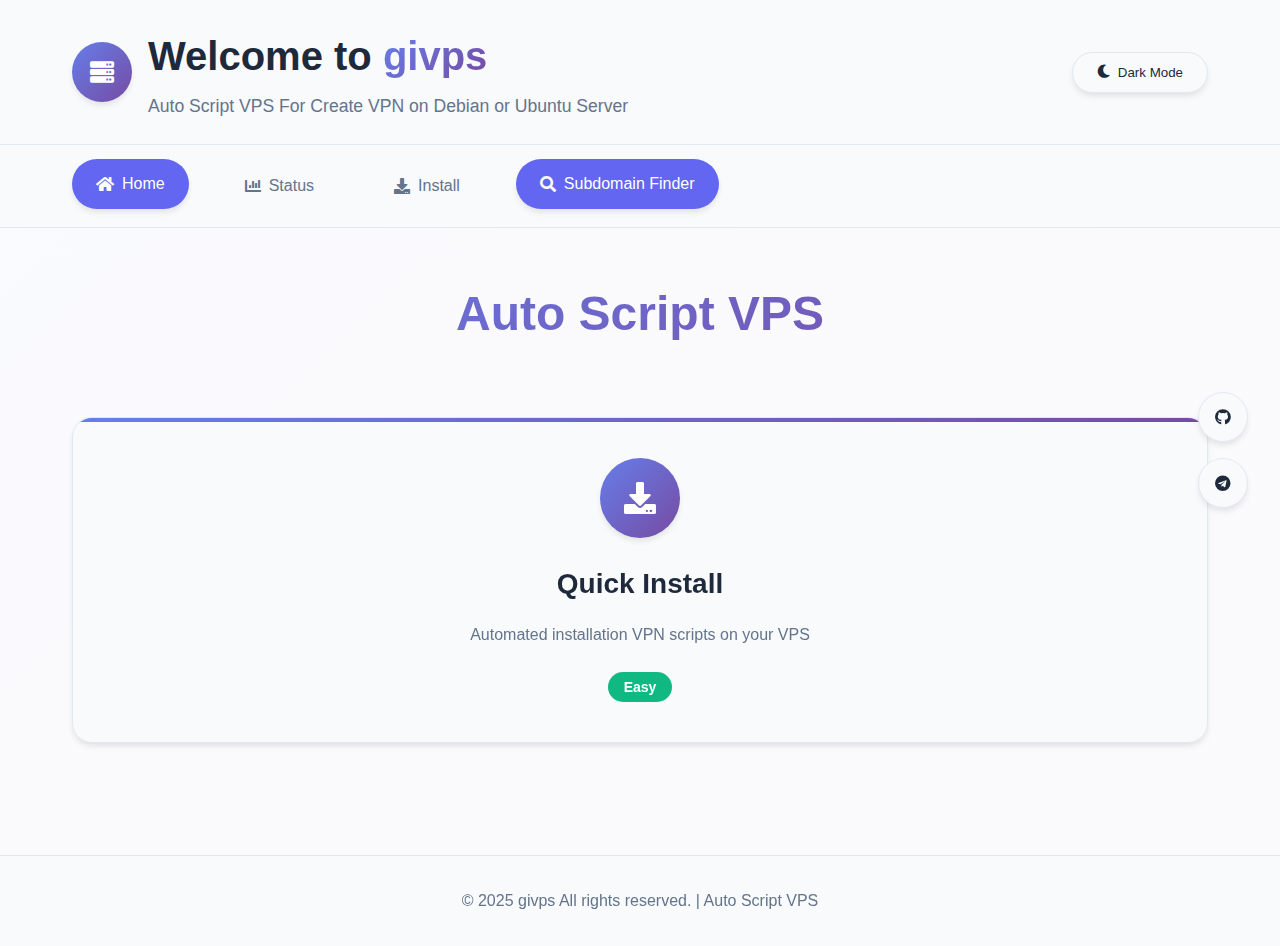
<file: index.html>
<!DOCTYPE html>
<html lang="en">
<head>
    <meta charset="UTF-8">
    <meta name="viewport" content="width=device-width, initial-scale=1.0">
    <link rel="icon" type="image/x-icon" href="https://raw.githubusercontent.com/givps/favicon/main/favicon.ico">
    <link rel="stylesheet" href="https://cdnjs.cloudflare.com/ajax/libs/font-awesome/5.15.4/css/all.min.css">
    <link rel="stylesheet" href="style.css">
    <title>Auto Script VPS For Create VPN on Debian or Ubuntu Server</title>
</head>
<body>
    <div class="background-animation"></div>
    
    <div class="header">
        <div class="header-content">
            <div class="logo-container">
                <div class="logo">
                    <i class="fas fa-server"></i>
                </div>
                <div class="title-section">
                    <h1>Welcome to <span class="brand">givps</span></h1>
                    <p class="tagline">Auto Script VPS For Create VPN on Debian or Ubuntu Server</p>
                </div>
            </div>
            <button id="theme-toggle" class="theme-toggle">
                <i class="fas fa-moon"></i>
                <span class="theme-text">Dark Mode</span>
            </button>
        </div>
    </div>
    
    <nav class="navbar">
        <div class="nav-container">
            <a href="/" class="nav-link active">
                <i class="fas fa-home"></i>
                <span>Home</span>
            </a>
            <a href="#" class="nav-link">
                <i class="fas fa-chart-bar"></i>
                <span>Status</span>
            </a>
            <a href="https://givps.com/install" class="nav-link">
                <i class="fas fa-download"></i>
                <span>Install</span>
            </a>
            <a href="https://givps.com/subdomain-finder" class="nav-link active">
                <i class="fas fa-search"></i>
                <span>Subdomain Finder</span>
            </a>
        </div>
    </nav>
    
    <div class="social-media">
        <a href="https://github.com/givps" class="social-link" data-tooltip="GitHub">
            <i class="fab fa-github"></i>
        </a>
        <a href="https://t.me/givps_com" class="social-link" data-tooltip="Telegram">
            <i class="fab fa-telegram"></i>
        </a>
    </div>
    
    <div class="container">
        <div class="hero-section">
            <h2>Auto Script VPS</h2>
        </div>
            
            <div class="card">
                <a href="https://givps.com/install" class="card-link" id="install"></a>
                <div class="card-icon">
                    <i class="fas fa-download"></i>
                </div>
                <h2>Quick Install</h2>
                <p>Automated installation VPN scripts on your VPS</p>
                <div class="card-badge">Easy</div>
            </div>
        </div>

    <footer class="footer">
        <p>&copy; 2025 givps All rights reserved. | Auto Script VPS</p>
    </footer>
    
    <script src="script.js"></script>
</body>
</html>
</file>
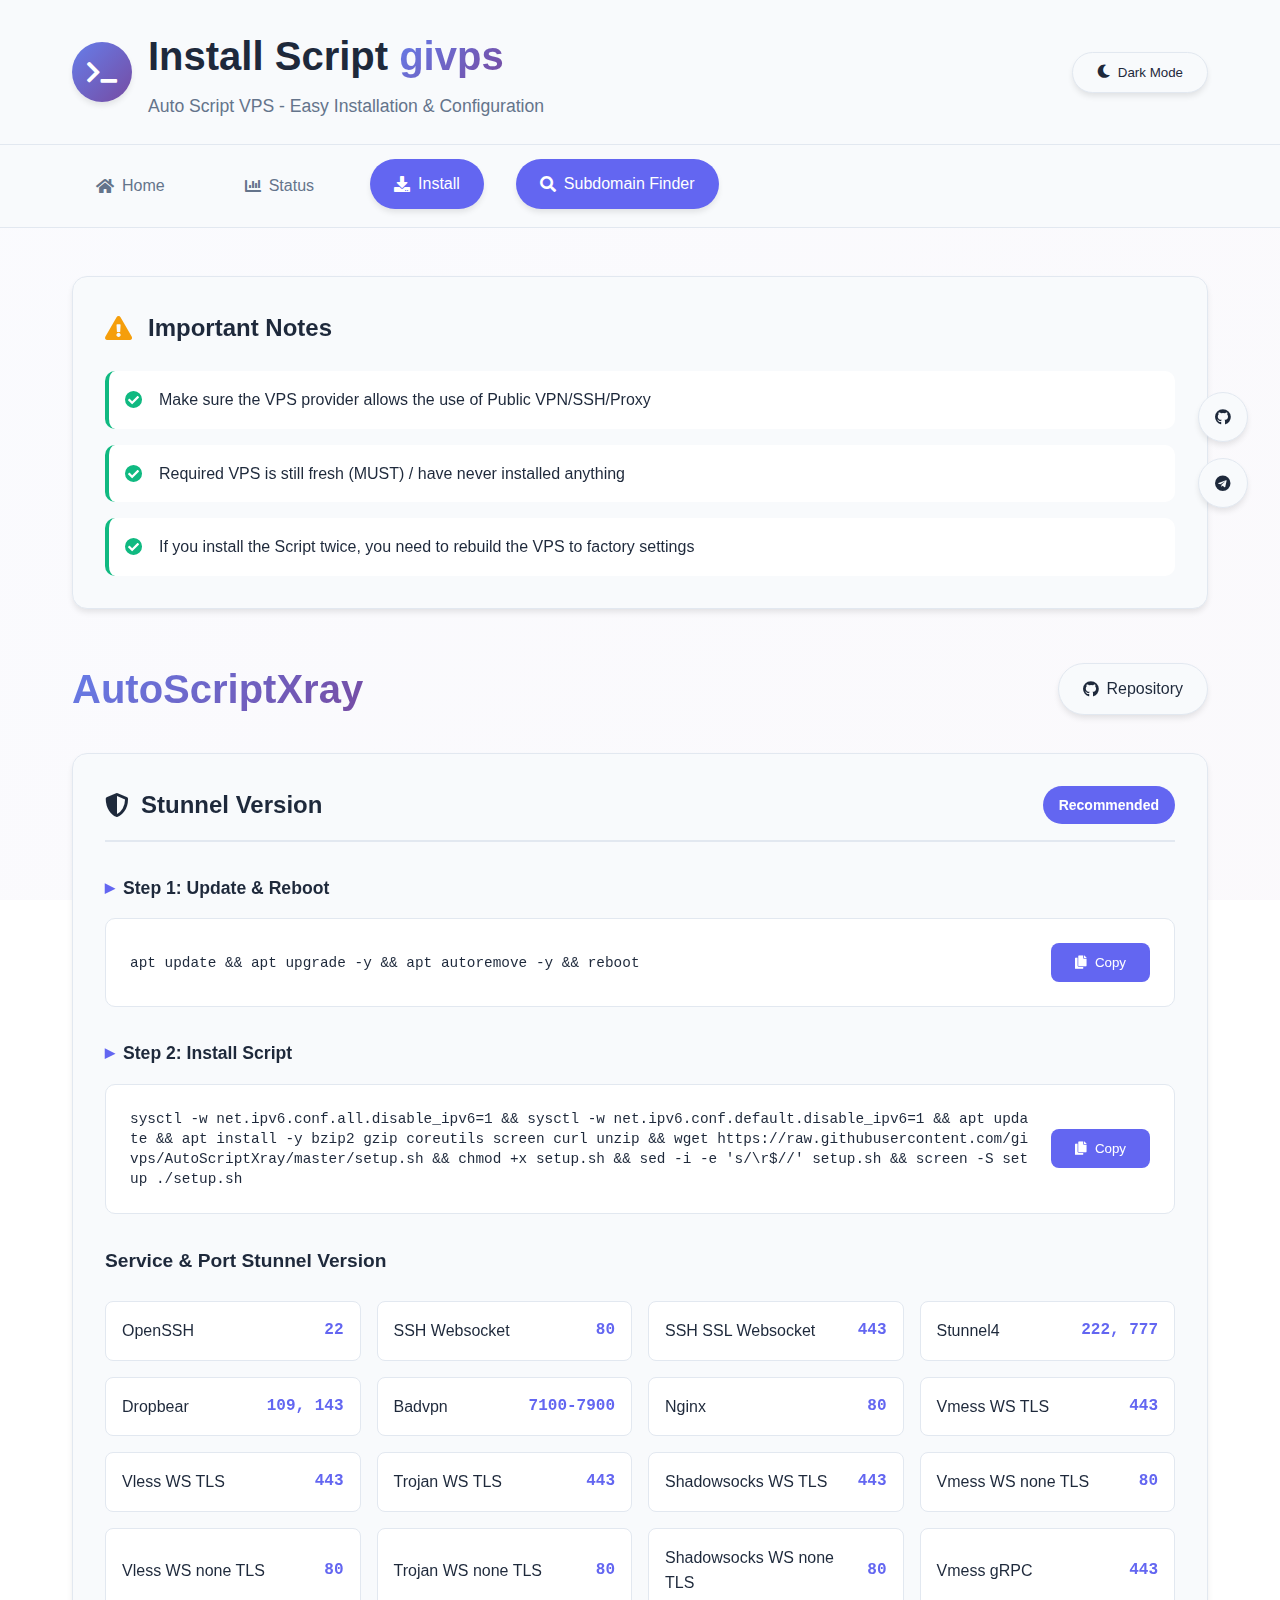
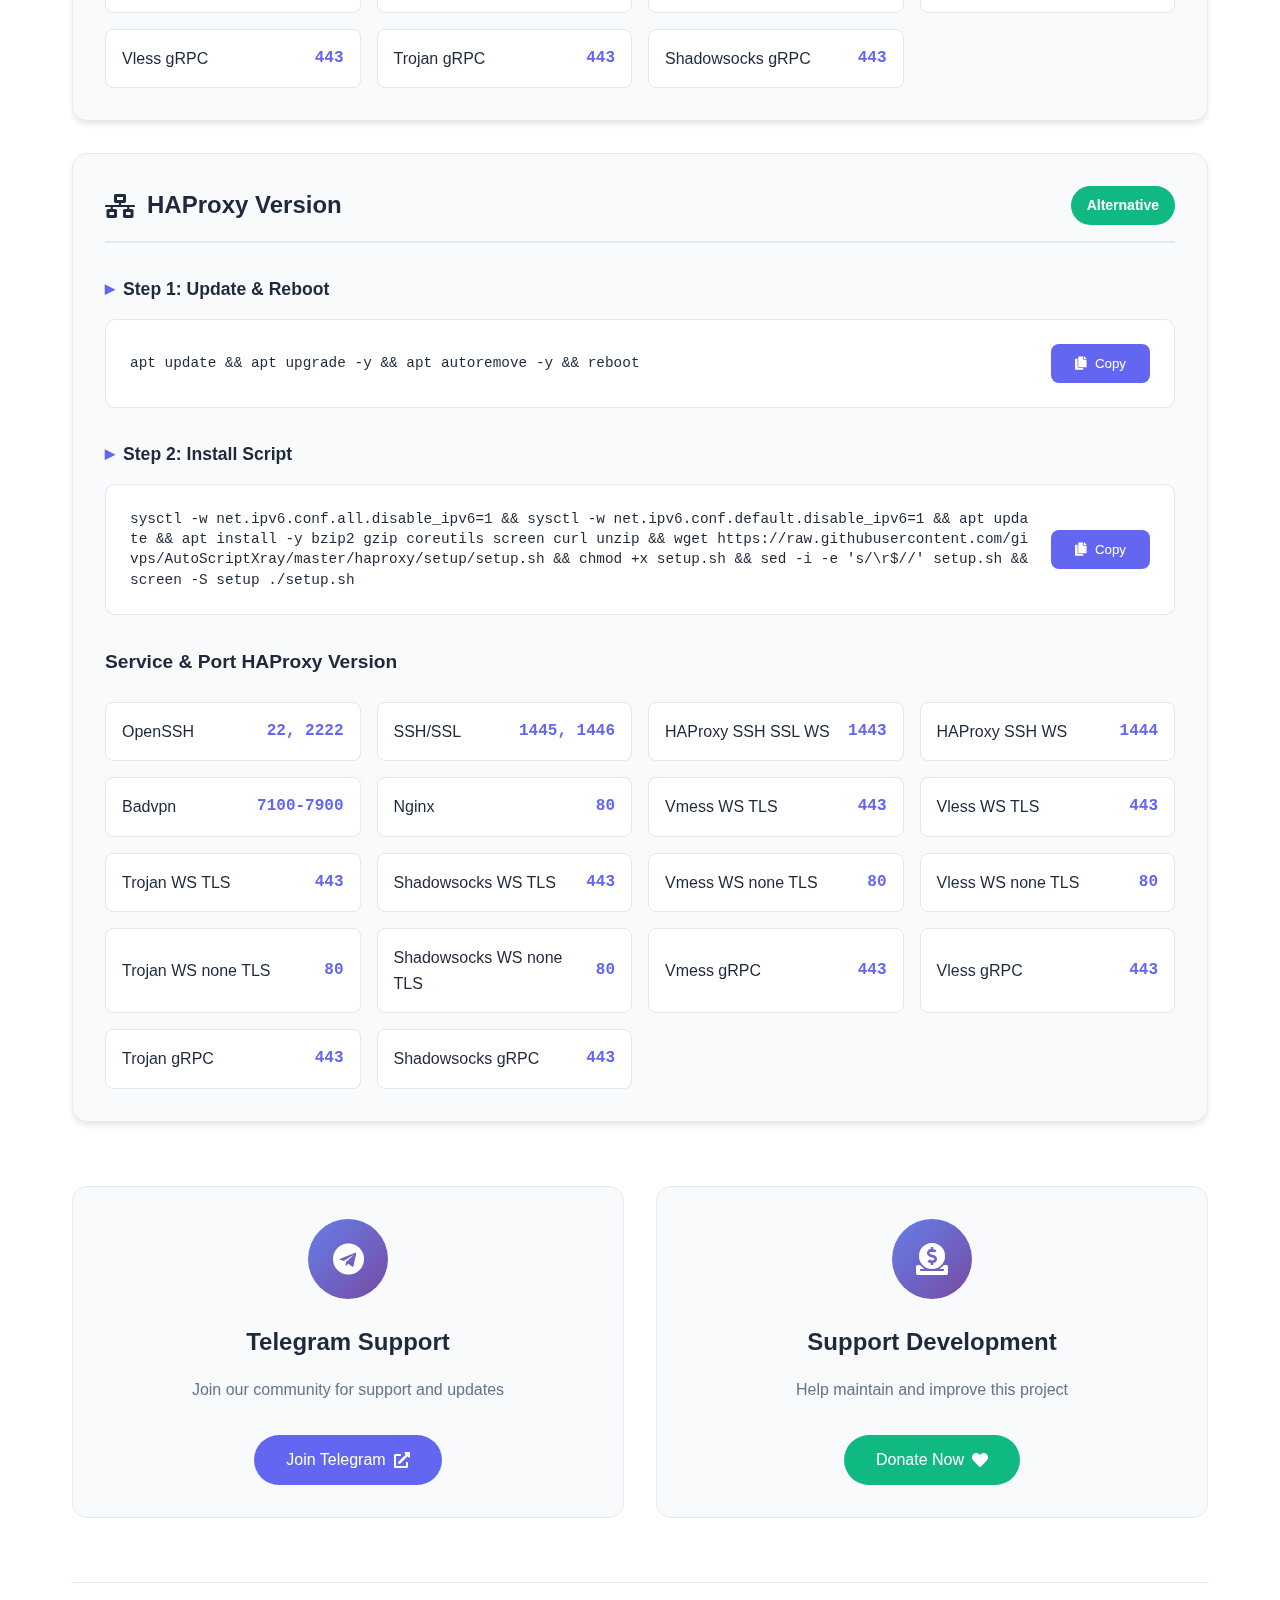
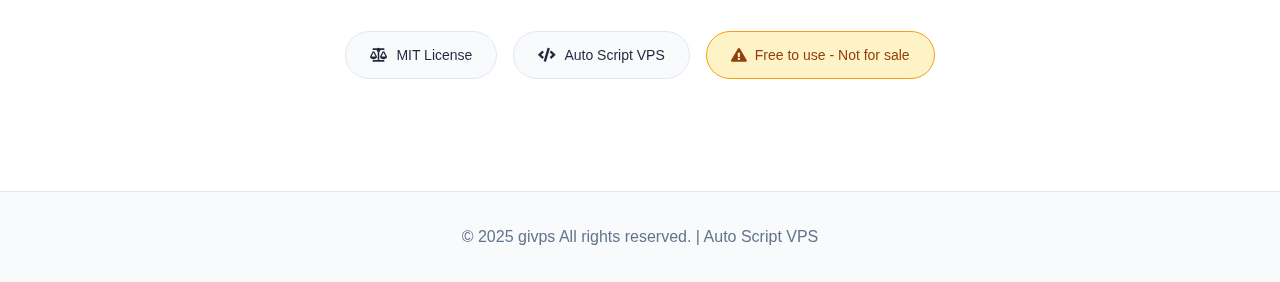
<file: install/index.html>
<!DOCTYPE html>
<html lang="en">
<head>
    <meta charset="UTF-8">
    <meta name="viewport" content="width=device-width, initial-scale=1.0">
    <link rel="icon" type="image/x-icon" href="https://raw.githubusercontent.com/givps/favicon/main/favicon.ico">
    <link rel="stylesheet" href="https://cdnjs.cloudflare.com/ajax/libs/font-awesome/5.15.4/css/all.min.css">
    <link rel="stylesheet" href="/install/style.css">
    <title>Auto Script VPS For Create VPN on Debian or Ubuntu Server</title>
</head>
<body>
    <div class="background-animation"></div>
    
    <div class="header">
        <div class="header-content">
            <div class="logo-container">
                <div class="logo">
                    <i class="fas fa-terminal"></i>
                </div>
                <div class="title-section">
                    <h1>Install Script <span class="brand">givps</span></h1>
                    <p class="tagline">Auto Script VPS - Easy Installation & Configuration</p>
                </div>
            </div>
            <button id="theme-toggle" class="theme-toggle">
                <i class="fas fa-moon"></i>
                <span class="theme-text">Dark Mode</span>
            </button>
        </div>
    </div>
    
    <nav class="navbar">
        <div class="nav-container">
            <a href="/" class="nav-link">
                <i class="fas fa-home"></i>
                <span>Home</span>
            </a>
            <a href="#" class="nav-link">
                <i class="fas fa-chart-bar"></i>
                <span>Status</span>
            </a>
            <a href="https://givps.com/install" class="nav-link active">
                <i class="fas fa-download"></i>
                <span>Install</span>
            </a>
            <a href="https://givps.com/subdomain-finder" class="nav-link active">
                <i class="fas fa-search"></i>
                <span>Subdomain Finder</span>
            </a>
        </div>
    </nav>
    
    <div class="social-media">
        <a href="https://github.com/givps" class="social-link" data-tooltip="GitHub">
            <i class="fab fa-github"></i>
        </a>
        <a href="https://t.me/givps_com" class="social-link" data-tooltip="Telegram">
            <i class="fab fa-telegram"></i>
        </a>
    </div>
    
    <div class="container">
        <!-- Important Notes Section -->
        <div class="notes-section">
            <div class="notes-header">
                <i class="fas fa-exclamation-triangle"></i>
                <h2>Important Notes</h2>
            </div>
            <div class="notes-content">
                <div class="note-item">
                    <i class="fas fa-check-circle"></i>
                    <span>Make sure the VPS provider allows the use of Public VPN/SSH/Proxy</span>
                </div>
                <div class="note-item">
                    <i class="fas fa-check-circle"></i>
                    <span>Required VPS is still fresh (MUST) / have never installed anything</span>
                </div>
                <div class="note-item">
                    <i class="fas fa-check-circle"></i>
                    <span>If you install the Script twice, you need to rebuild the VPS to factory settings</span>
                </div>
            </div>
        </div>

        <!-- AutoScriptXray Section -->
        <div class="script-section">
            <div class="section-header">
                <h2>AutoScriptXray</h2>
                <a href="https://github.com/givps/AutoScriptXray" class="repo-badge" target="_blank">
                    <i class="fab fa-github"></i>
                    Repository
                </a>
            </div>

            <!-- Stunnel Version -->
            <div class="version-card">
                <div class="version-header">
                    <h3><i class="fas fa-shield-alt"></i> Stunnel Version</h3>
                    <span class="version-badge">Recommended</span>
                </div>
                
                <div class="command-group">
                    <h4>Step 1: Update & Reboot</h4>
                    <div class="command-box">
                        <code>apt update && apt upgrade -y && apt autoremove -y && reboot</code>
                        <button class="copy-btn" data-command="apt update && apt upgrade -y && apt autoremove -y && reboot">
                            <i class="fas fa-copy"></i>
                            Copy
                        </button>
                    </div>
                </div>

                <div class="command-group">
                    <h4>Step 2: Install Script</h4>
                    <div class="command-box">
                        <code>sysctl -w net.ipv6.conf.all.disable_ipv6=1 && sysctl -w net.ipv6.conf.default.disable_ipv6=1 && apt update && apt install -y bzip2 gzip coreutils screen curl unzip && wget https://raw.githubusercontent.com/givps/AutoScriptXray/master/setup.sh && chmod +x setup.sh && sed -i -e 's/\r$//' setup.sh && screen -S setup ./setup.sh</code>
                        <button class="copy-btn" data-command="sysctl -w net.ipv6.conf.all.disable_ipv6=1 && sysctl -w net.ipv6.conf.default.disable_ipv6=1 && apt update && apt install -y bzip2 gzip coreutils screen curl unzip && wget https://raw.githubusercontent.com/givps/AutoScriptXray/master/setup.sh && chmod +x setup.sh && sed -i -e 's/\r$//' setup.sh && screen -S setup ./setup.sh">
                            <i class="fas fa-copy"></i>
                            Copy
                        </button>
                    </div>
                </div>

                <div class="ports-section">
                    <h4>Service & Port Stunnel Version</h4>
                    <div class="ports-grid">
                        <div class="port-item">
                            <span class="port-name">OpenSSH</span>
                            <span class="port-number">22</span>
                        </div>
                        <div class="port-item">
                            <span class="port-name">SSH Websocket</span>
                            <span class="port-number">80</span>
                        </div>
                        <div class="port-item">
                            <span class="port-name">SSH SSL Websocket</span>
                            <span class="port-number">443</span>
                        </div>
                        <div class="port-item">
                            <span class="port-name">Stunnel4</span>
                            <span class="port-number">222, 777</span>
                        </div>
                        <div class="port-item">
                            <span class="port-name">Dropbear</span>
                            <span class="port-number">109, 143</span>
                        </div>
                        <div class="port-item">
                            <span class="port-name">Badvpn</span>
                            <span class="port-number">7100-7900</span>
                        </div>
                        <div class="port-item">
                            <span class="port-name">Nginx</span>
                            <span class="port-number">80</span>
                        </div>
                        <div class="port-item">
                            <span class="port-name">Vmess WS TLS</span>
                            <span class="port-number">443</span>
                        </div>
                        <div class="port-item">
                            <span class="port-name">Vless WS TLS</span>
                            <span class="port-number">443</span>
                        </div>
                        <div class="port-item">
                            <span class="port-name">Trojan WS TLS</span>
                            <span class="port-number">443</span>
                        </div>
                        <div class="port-item">
                            <span class="port-name">Shadowsocks WS TLS</span>
                            <span class="port-number">443</span>
                        </div>
                        <div class="port-item">
                            <span class="port-name">Vmess WS none TLS</span>
                            <span class="port-number">80</span>
                        </div>
                        <div class="port-item">
                            <span class="port-name">Vless WS none TLS</span>
                            <span class="port-number">80</span>
                        </div>
                        <div class="port-item">
                            <span class="port-name">Trojan WS none TLS</span>
                            <span class="port-number">80</span>
                        </div>
                        <div class="port-item">
                            <span class="port-name">Shadowsocks WS none TLS</span>
                            <span class="port-number">80</span>
                        </div>
                        <div class="port-item">
                            <span class="port-name">Vmess gRPC</span>
                            <span class="port-number">443</span>
                        </div>
                        <div class="port-item">
                            <span class="port-name">Vless gRPC</span>
                            <span class="port-number">443</span>
                        </div>
                        <div class="port-item">
                            <span class="port-name">Trojan gRPC</span>
                            <span class="port-number">443</span>
                        </div>
                        <div class="port-item">
                            <span class="port-name">Shadowsocks gRPC</span>
                            <span class="port-number">443</span>
                        </div>
                    </div>
                </div>
            </div>

            <!-- HAProxy Version -->
            <div class="version-card">
                <div class="version-header">
                    <h3><i class="fas fa-network-wired"></i> HAProxy Version</h3>
                    <span class="version-badge secondary">Alternative</span>
                </div>
                
                <div class="command-group">
                    <h4>Step 1: Update & Reboot</h4>
                    <div class="command-box">
                        <code>apt update && apt upgrade -y && apt autoremove -y && reboot</code>
                        <button class="copy-btn" data-command="apt update && apt upgrade -y && apt autoremove -y && reboot">
                            <i class="fas fa-copy"></i>
                            Copy
                        </button>
                    </div>
                </div>

                <div class="command-group">
                    <h4>Step 2: Install Script</h4>
                    <div class="command-box">
                        <code>sysctl -w net.ipv6.conf.all.disable_ipv6=1 && sysctl -w net.ipv6.conf.default.disable_ipv6=1 && apt update && apt install -y bzip2 gzip coreutils screen curl unzip && wget https://raw.githubusercontent.com/givps/AutoScriptXray/master/haproxy/setup/setup.sh && chmod +x setup.sh && sed -i -e 's/\r$//' setup.sh && screen -S setup ./setup.sh</code>
                        <button class="copy-btn" data-command="sysctl -w net.ipv6.conf.all.disable_ipv6=1 && sysctl -w net.ipv6.conf.default.disable_ipv6=1 && apt update && apt install -y bzip2 gzip coreutils screen curl unzip && wget https://raw.githubusercontent.com/givps/AutoScriptXray/master/haproxy/setup/setup.sh && chmod +x setup.sh && sed -i -e 's/\r$//' setup.sh && screen -S setup ./setup.sh">
                            <i class="fas fa-copy"></i>
                            Copy
                        </button>
                    </div>
                </div>

                <div class="ports-section">
                    <h4>Service & Port HAProxy Version</h4>
                    <div class="ports-grid">
                        <div class="port-item">
                            <span class="port-name">OpenSSH</span>
                            <span class="port-number">22, 2222</span>
                        </div>
                        <div class="port-item">
                            <span class="port-name">SSH/SSL</span>
                            <span class="port-number">1445, 1446</span>
                        </div>
                        <div class="port-item">
                            <span class="port-name">HAProxy SSH SSL WS</span>
                            <span class="port-number">1443</span>
                        </div>
                        <div class="port-item">
                            <span class="port-name">HAProxy SSH WS</span>
                            <span class="port-number">1444</span>
                        </div>
                        <div class="port-item">
                            <span class="port-name">Badvpn</span>
                            <span class="port-number">7100-7900</span>
                        </div>
                        <div class="port-item">
                            <span class="port-name">Nginx</span>
                            <span class="port-number">80</span>
                        </div>
                        <div class="port-item">
                            <span class="port-name">Vmess WS TLS</span>
                            <span class="port-number">443</span>
                        </div>
                        <div class="port-item">
                            <span class="port-name">Vless WS TLS</span>
                            <span class="port-number">443</span>
                        </div>
                        <div class="port-item">
                            <span class="port-name">Trojan WS TLS</span>
                            <span class="port-number">443</span>
                        </div>
                        <div class="port-item">
                            <span class="port-name">Shadowsocks WS TLS</span>
                            <span class="port-number">443</span>
                        </div>
                        <div class="port-item">
                            <span class="port-name">Vmess WS none TLS</span>
                            <span class="port-number">80</span>
                        </div>
                        <div class="port-item">
                            <span class="port-name">Vless WS none TLS</span>
                            <span class="port-number">80</span>
                        </div>
                        <div class="port-item">
                            <span class="port-name">Trojan WS none TLS</span>
                            <span class="port-number">80</span>
                        </div>
                        <div class="port-item">
                            <span class="port-name">Shadowsocks WS none TLS</span>
                            <span class="port-number">80</span>
                        </div>
                        <div class="port-item">
                            <span class="port-name">Vmess gRPC</span>
                            <span class="port-number">443</span>
                        </div>
                        <div class="port-item">
                            <span class="port-name">Vless gRPC</span>
                            <span class="port-number">443</span>
                        </div>
                        <div class="port-item">
                            <span class="port-name">Trojan gRPC</span>
                            <span class="port-number">443</span>
                        </div>
                        <div class="port-item">
                            <span class="port-name">Shadowsocks gRPC</span>
                            <span class="port-number">443</span>
                        </div>
                    </div>
                </div>
            </div>
        </div>

        <!-- Support Section -->
        <div class="support-section">
            <div class="support-grid">
                <div class="support-card">
                    <div class="support-icon">
                        <i class="fab fa-telegram"></i>
                    </div>
                    <h3>Telegram Support</h3>
                    <p>Join our community for support and updates</p>
                    <a href="https://t.me/givps_com" class="support-btn" target="_blank">
                        Join Telegram
                        <i class="fas fa-external-link-alt"></i>
                    </a>
                </div>
                
                <div class="support-card">
                    <div class="support-icon">
                        <i class="fas fa-donate"></i>
                    </div>
                    <h3>Support Development</h3>
                    <p>Help maintain and improve this project</p>
                    <a href="#" class="support-btn secondary" onclick="showDonateModal()">
                        Donate Now
                        <i class="fas fa-heart"></i>
                    </a>
                </div>
            </div>
        </div>

        <!-- License Section -->
        <div class="license-section">
            <div class="license-badges">
                <span class="license-badge">
                    <i class="fas fa-balance-scale"></i>
                    MIT License
                </span>
                <span class="license-badge">
                    <i class="fas fa-code"></i>
                    Auto Script VPS
                </span>
                <span class="license-badge warning">
                    <i class="fas fa-exclamation-triangle"></i>
                    Free to use - Not for sale
                </span>
            </div>
        </div>
    </div>

    <!-- Donate Modal -->
    <div id="donateModal" class="modal">
        <div class="modal-content">
            <div class="modal-header">
                <h3>Support Development</h3>
                <button class="modal-close" onclick="closeDonateModal()">
                    <i class="fas fa-times"></i>
                </button>
            </div>
            <div class="modal-body">
                <p>Your support helps maintain and improve this project. Thank you!</p>
                <div class="donate-options">
                    <div class="donate-option">
                        <i class="fab fa-ethereum"></i>
                        <span>allEVM</span>
                        <code>Wallet EVM</code>
                        <button class="copy-btn small" data-command="0xa7431b95bbd425303812b610626a4e784551cdab">
                            <i class="fas fa-copy"></i>
                        </button>
                    </div>
                </div>
            </div>
        </div>
    </div>

    <!-- Copy Success Toast -->
    <div id="copyToast" class="toast">
        <i class="fas fa-check-circle"></i>
        <span>Command copied to clipboard!</span>
    </div>
    
    <footer class="footer">
        <p>&copy; 2025 givps All rights reserved. | Auto Script VPS</p>
    </footer>
    
    <script src="/install/script.js"></script>
</body>
</html>
</file>
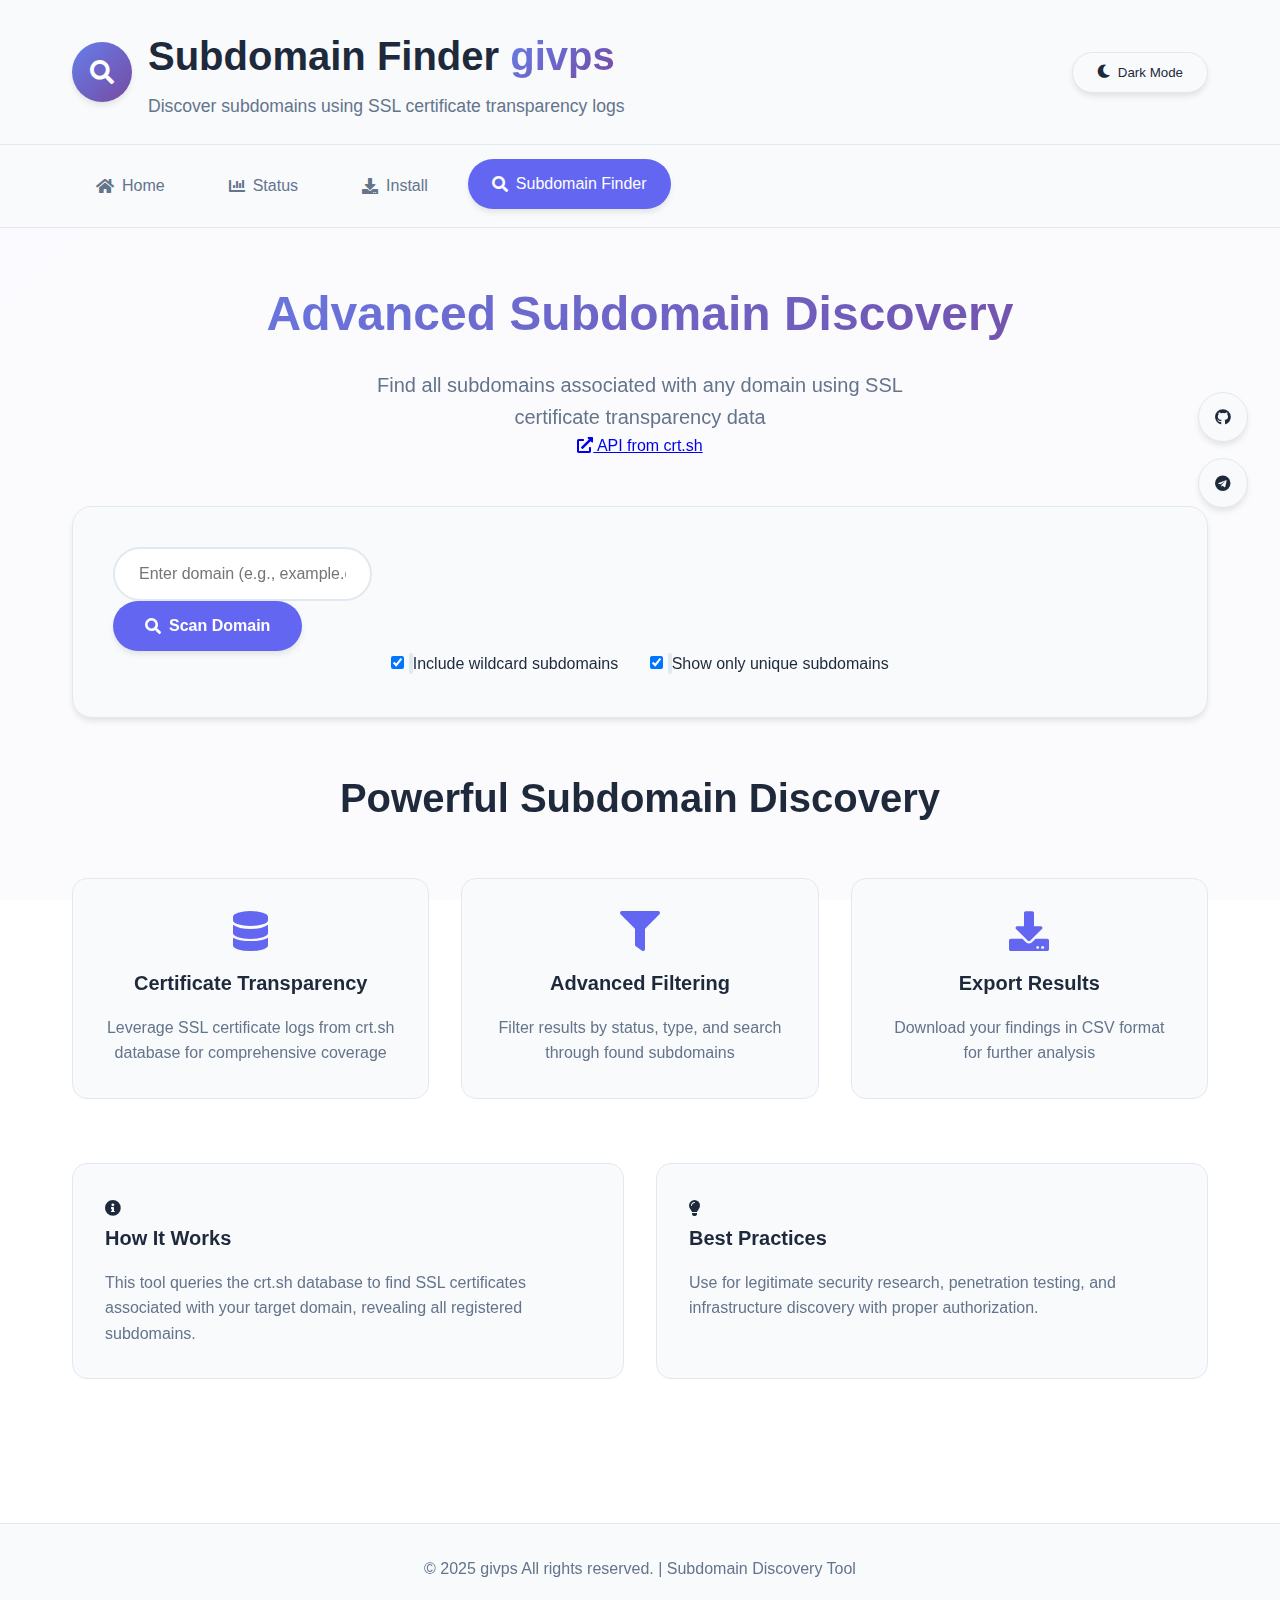
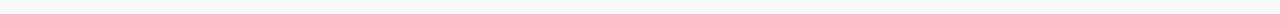
<file: subdomain-finder/index.html>
<!DOCTYPE html>
<html lang="en">
<head>
    <meta charset="UTF-8">
    <meta name="viewport" content="width=device-width, initial-scale=1.0">
    <link rel="icon" type="image/x-icon" href="https://raw.githubusercontent.com/givps/favicon/main/favicon.ico">
    <link rel="stylesheet" href="https://cdnjs.cloudflare.com/ajax/libs/font-awesome/5.15.4/css/all.min.css">
    <link rel="stylesheet" href="/subdomain-finder/style.css">
    <title>Subdomain Finder - givps</title>
</head>
<body>
    <div class="background-animation"></div>
    
    <div class="header">
        <div class="header-content">
            <div class="logo-container">
                <div class="logo">
                    <i class="fas fa-search"></i>
                </div>
                <div class="title-section">
                    <h1>Subdomain Finder <span class="brand">givps</span></h1>
                    <p class="tagline">Discover subdomains using SSL certificate transparency logs</p>
                </div>
            </div>
            <button id="theme-toggle" class="theme-toggle">
                <i class="fas fa-moon"></i>
                <span class="theme-text">Dark Mode</span>
            </button>
        </div>
    </div>
    
    <nav class="navbar">
        <div class="nav-container">
            <a href="https://givps.com/" class="nav-link">
                <i class="fas fa-home"></i>
                <span>Home</span>
            </a>
            <a href="#" class="nav-link">
                <i class="fas fa-chart-bar"></i>
                <span>Status</span>
            </a>
            <a href="https://givps.com/install" class="nav-link">
                <i class="fas fa-download"></i>
                <span>Install</span>
            </a>
            <a href="https://givps.com/subdomain-finder" class="nav-link active">
                <i class="fas fa-search"></i>
                <span>Subdomain Finder</span>
            </a>
        </div>
    </nav>
    
    <div class="social-media">
        <a href="https://github.com/givps" class="social-link" data-tooltip="GitHub">
            <i class="fab fa-github"></i>
        </a>
        <a href="https://t.me/givps_com" class="social-link" data-tooltip="Telegram">
            <i class="fab fa-telegram"></i>
        </a>
    </div>
    
    <div class="container">
    <div class="hero-section">
        <h2>Advanced Subdomain Discovery</h2>
        <p>Find all subdomains associated with any domain using SSL certificate transparency data</p>
        <div class="hero-link">
            <a href="https://crt.sh/" target="_blank" class="cta-link">
                <i class="fas fa-external-link-alt"></i>
                API from crt.sh
            </a>
        </div>
    </div>
        
        <div class="search-section">
            <div class="search-card">
                <div class="search-input-group">
                    <input type="text" id="domainInput" placeholder="Enter domain (e.g., example.com)" class="search-input">
                    <button id="searchBtn" class="search-btn">
                        <i class="fas fa-search"></i>
                        Scan Domain
                    </button>
                </div>
                <div class="search-options">
                    <label class="option-checkbox">
                        <input type="checkbox" id="wildcardCheckbox" checked>
                        <span class="checkmark"></span>
                        Include wildcard subdomains
                    </label>
                    <label class="option-checkbox">
                        <input type="checkbox" id="uniqueCheckbox" checked>
                        <span class="checkmark"></span>
                        Show only unique subdomains
                    </label>
                </div>
            </div>
        </div>
        
        <div class="results-section" id="resultsSection" style="display: none;">
            <div class="results-header">
                <h3>Scan Results</h3>
                <div class="results-stats">
                    <span id="resultsCount">0</span> subdomains found
                </div>
            </div>
            
            <div class="filters-section">
                <div class="filter-group">
                    <label for="statusFilter">Status:</label>
                    <select id="statusFilter" class="filter-select">
                        <option value="all">All Status</option>
                        <option value="active">Active Only</option>
                        <option value="inactive">Inactive Only</option>
                    </select>
                </div>
                <div class="filter-group">
                    <label for="typeFilter">Type:</label>
                    <select id="typeFilter" class="filter-select">
                        <option value="all">All Types</option>
                        <option value="www">WWW</option>
                        <option value="api">API</option>
                        <option value="mail">Mail</option>
                        <option value="ftp">FTP</option>
                        <option value="cpanel">cPanel</option>
                        <option value="other">Other</option>
                    </select>
                </div>
                <div class="filter-group">
                    <input type="text" id="searchFilter" placeholder="Search subdomains..." class="filter-search">
                </div>
                <button id="exportBtn" class="export-btn">
                    <i class="fas fa-download"></i>
                    Export CSV
                </button>
            </div>
            
            <div class="results-container">
                <div class="table-container">
                    <table class="results-table">
                        <thead>
                            <tr>
                                <th data-sort="subdomain">Subdomain <i class="fas fa-sort"></i></th>
                                <th data-sort="domain">Domain <i class="fas fa-sort"></i></th>
                                <th data-sort="issuer">Issuer <i class="fas fa-sort"></i></th>
                                <th data-sort="not_before">Valid From <i class="fas fa-sort"></i></th>
                                <th data-sort="not_after">Valid Until <i class="fas fa-sort"></i></th>
                                <th data-sort="status">Status <i class="fas fa-sort"></i></th>
                            </tr>
                        </thead>
                        <tbody id="resultsTable">
                            <!-- Results will be populated here -->
                        </tbody>
                    </table>
                </div>
                
                <div class="loading-results" id="loadingResults">
                    <div class="loader-spinner"></div>
                    <p>Scanning domain...</p>
                </div>
                
                <div class="no-results" id="noResults" style="display: none;">
                    <i class="fas fa-search"></i>
                    <h4>No subdomains found</h4>
                    <p>Try scanning a different domain or check your input</p>
                </div>
            </div>
            
            <div class="pagination" id="pagination" style="display: none;">
                <button id="prevPage" class="page-btn">
                    <i class="fas fa-chevron-left"></i>
                    Previous
                </button>
                <span class="page-info">Page <span id="currentPage">1</span> of <span id="totalPages">1</span></span>
                <button id="nextPage" class="page-btn">
                    Next
                    <i class="fas fa-chevron-right"></i>
                </button>
            </div>
        </div>
        
        <div class="features-section">
            <h3>Powerful Subdomain Discovery</h3>
            <div class="features-grid">
                <div class="feature">
                    <i class="fas fa-database"></i>
                    <h4>Certificate Transparency</h4>
                    <p>Leverage SSL certificate logs from crt.sh database for comprehensive coverage</p>
                </div>
                <div class="feature">
                    <i class="fas fa-filter"></i>
                    <h4>Advanced Filtering</h4>
                    <p>Filter results by status, type, and search through found subdomains</p>
                </div>
                <div class="feature">
                    <i class="fas fa-download"></i>
                    <h4>Export Results</h4>
                    <p>Download your findings in CSV format for further analysis</p>
                </div>
            </div>
        </div>
        
        <div class="info-section">
            <div class="info-cards">
                <div class="info-card">
                    <i class="fas fa-info-circle"></i>
                    <h4>How It Works</h4>
                    <p>This tool queries the crt.sh database to find SSL certificates associated with your target domain, revealing all registered subdomains.</p>
                </div>
                <div class="info-card">
                    <i class="fas fa-lightbulb"></i>
                    <h4>Best Practices</h4>
                    <p>Use for legitimate security research, penetration testing, and infrastructure discovery with proper authorization.</p>
                </div>
            </div>
        </div>
    </div>
    
    <footer class="footer">
        <p>&copy; 2025 givps All rights reserved. | Subdomain Discovery Tool</p>
    </footer>
    
    <script src="/subdomain-finder/script.js"></script>
</body>
</html>
</file>
<file: style.css>
* {
    margin: 0;
    padding: 0;
    box-sizing: border-box;
}

:root {
    --primary-color: #6366f1;
    --primary-dark: #4f46e5;
    --secondary-color: #10b981;
    --background-color: #ffffff;
    --surface-color: #f8fafc;
    --text-primary: #1e293b;
    --text-secondary: #64748b;
    --border-color: #e2e8f0;
    --shadow: 0 4px 6px -1px rgba(0, 0, 0, 0.1);
    --shadow-lg: 0 10px 15px -3px rgba(0, 0, 0, 0.1);
    --gradient: linear-gradient(135deg, #667eea 0%, #764ba2 100%);
}

[data-theme="dark"] {
    --primary-color: #818cf8;
    --primary-dark: #6366f1;
    --secondary-color: #34d399;
    --background-color: #0f172a;
    --surface-color: #1e293b;
    --text-primary: #f1f5f9;
    --text-secondary: #94a3b8;
    --border-color: #334155;
    --shadow: 0 4px 6px -1px rgba(0, 0, 0, 0.3);
    --shadow-lg: 0 10px 15px -3px rgba(0, 0, 0, 0.3);
    --gradient: linear-gradient(135deg, #4f46e5 0%, #7e22ce 100%);
}

body {
    font-family: 'Segoe UI', Tahoma, Geneva, Verdana, sans-serif;
    background-color: var(--background-color);
    color: var(--text-primary);
    line-height: 1.6;
    transition: all 0.3s ease;
    min-height: 100vh;
    position: relative;
    overflow-x: hidden;
}

.background-animation {
    position: fixed;
    top: 0;
    left: 0;
    width: 100%;
    height: 100%;
    background: var(--gradient);
    opacity: 0.03;
    z-index: -1;
}

/* Header Styles */
.header {
    background: var(--surface-color);
    border-bottom: 1px solid var(--border-color);
    padding: 1.5rem 0;
    position: relative;
    backdrop-filter: blur(10px);
}

.header-content {
    max-width: 1200px;
    margin: 0 auto;
    padding: 0 2rem;
    display: flex;
    justify-content: space-between;
    align-items: center;
}

.logo-container {
    display: flex;
    align-items: center;
    gap: 1rem;
}

.logo {
    width: 60px;
    height: 60px;
    background: var(--gradient);
    border-radius: 50%;
    display: flex;
    align-items: center;
    justify-content: center;
    color: white;
    font-size: 1.5rem;
    box-shadow: var(--shadow);
}

.title-section h1 {
    font-size: 2.5rem;
    font-weight: 700;
    margin-bottom: 0.25rem;
}

.brand {
    background: var(--gradient);
    -webkit-background-clip: text;
    -webkit-text-fill-color: transparent;
    background-clip: text;
}

.tagline {
    color: var(--text-secondary);
    font-size: 1.1rem;
}

/* Theme Toggle */
.theme-toggle {
    background: var(--surface-color);
    border: 1px solid var(--border-color);
    padding: 0.75rem 1.5rem;
    border-radius: 50px;
    cursor: pointer;
    display: flex;
    align-items: center;
    gap: 0.5rem;
    color: var(--text-primary);
    transition: all 0.3s ease;
    box-shadow: var(--shadow);
}

.theme-toggle:hover {
    transform: translateY(-2px);
    box-shadow: var(--shadow-lg);
}

/* Navigation */
.navbar {
    background: var(--surface-color);
    border-bottom: 1px solid var(--border-color);
    padding: 1rem 0;
    position: sticky;
    top: 0;
    z-index: 100;
    backdrop-filter: blur(10px);
}

.nav-container {
    max-width: 1200px;
    margin: 0 auto;
    padding: 0 2rem;
    display: flex;
    gap: 2rem;
}

.nav-link {
    display: flex;
    align-items: center;
    gap: 0.5rem;
    padding: 0.75rem 1.5rem;
    text-decoration: none;
    color: var(--text-secondary);
    border-radius: 50px;
    transition: all 0.3s ease;
    font-weight: 500;
}

.nav-link:hover,
.nav-link.active {
    background: var(--primary-color);
    color: white;
    transform: translateY(-2px);
    box-shadow: var(--shadow);
}

/* Social Media */
.social-media {
    position: fixed;
    right: 2rem;
    top: 50%;
    transform: translateY(-50%);
    display: flex;
    flex-direction: column;
    gap: 1rem;
    z-index: 90;
}

.social-link {
    width: 50px;
    height: 50px;
    background: var(--surface-color);
    border: 1px solid var(--border-color);
    border-radius: 50%;
    display: flex;
    align-items: center;
    justify-content: center;
    color: var(--text-primary);
    text-decoration: none;
    transition: all 0.3s ease;
    position: relative;
    box-shadow: var(--shadow);
}

.social-link:hover {
    background: var(--primary-color);
    color: white;
    transform: translateY(-3px) scale(1.1);
    box-shadow: var(--shadow-lg);
}

.social-link::before {
    content: attr(data-tooltip);
    position: absolute;
    right: 100%;
    top: 50%;
    transform: translateY(-50%);
    background: var(--surface-color);
    color: var(--text-primary);
    padding: 0.5rem 1rem;
    border-radius: 6px;
    font-size: 0.875rem;
    white-space: nowrap;
    opacity: 0;
    pointer-events: none;
    transition: all 0.3s ease;
    border: 1px solid var(--border-color);
}

.social-link:hover::before {
    opacity: 1;
    right: 120%;
}

/* Container */
.container {
    max-width: 1200px;
    margin: 0 auto;
    padding: 3rem 2rem;
}

/* Hero Section */
.hero-section {
    text-align: center;
    margin-bottom: 4rem;
}

.hero-section h2 {
    font-size: 3rem;
    font-weight: 700;
    margin-bottom: 1rem;
    background: var(--gradient);
    -webkit-background-clip: text;
    -webkit-text-fill-color: transparent;
    background-clip: text;
}

.hero-section p {
    font-size: 1.25rem;
    color: var(--text-secondary);
    max-width: 600px;
    margin: 0 auto;
}

/* Cards Grid */
.cards-grid {
    display: grid;
    grid-template-columns: repeat(auto-fit, minmax(350px, 1fr));
    gap: 2rem;
    margin-bottom: 4rem;
}

.card {
    background: var(--surface-color);
    border: 1px solid var(--border-color);
    border-radius: 20px;
    padding: 2.5rem;
    text-align: center;
    transition: all 0.3s ease;
    position: relative;
    overflow: hidden;
    box-shadow: var(--shadow);
}

.card::before {
    content: '';
    position: absolute;
    top: 0;
    left: 0;
    width: 100%;
    height: 4px;
    background: var(--gradient);
}

.card:hover {
    transform: translateY(-10px);
    box-shadow: var(--shadow-lg);
}

.card-link {
    position: absolute;
    top: 0;
    left: 0;
    width: 100%;
    height: 100%;
    z-index: 1;
}

.card-icon {
    width: 80px;
    height: 80px;
    background: var(--gradient);
    border-radius: 50%;
    display: flex;
    align-items: center;
    justify-content: center;
    margin: 0 auto 1.5rem;
    color: white;
    font-size: 2rem;
    box-shadow: var(--shadow);
}

.card h2 {
    font-size: 1.75rem;
    margin-bottom: 1rem;
    color: var(--text-primary);
}

.card p {
    color: var(--text-secondary);
    margin-bottom: 1.5rem;
}

.card-badge {
    display: inline-block;
    background: var(--secondary-color);
    color: white;
    padding: 0.25rem 1rem;
    border-radius: 50px;
    font-size: 0.875rem;
    font-weight: 600;
}

/* Features Section */
.features-section {
    text-align: center;
}

.features-section h3 {
    font-size: 2.5rem;
    margin-bottom: 3rem;
    color: var(--text-primary);
}

.features-grid {
    display: grid;
    grid-template-columns: repeat(auto-fit, minmax(250px, 1fr));
    gap: 2rem;
}

.feature {
    background: var(--surface-color);
    border: 1px solid var(--border-color);
    border-radius: 15px;
    padding: 2rem;
    transition: all 0.3s ease;
}

.feature:hover {
    transform: translateY(-5px);
    box-shadow: var(--shadow);
}

.feature i {
    font-size: 2.5rem;
    color: var(--primary-color);
    margin-bottom: 1rem;
}

.feature h4 {
    font-size: 1.25rem;
    margin-bottom: 1rem;
    color: var(--text-primary);
}

.feature p {
    color: var(--text-secondary);
}

/* Footer */
.footer {
    background: var(--surface-color);
    border-top: 1px solid var(--border-color);
    padding: 2rem 0;
    text-align: center;
    color: var(--text-secondary);
    margin-top: 4rem;
}

/* Responsive Design */
@media (max-width: 768px) {
    .header-content {
        flex-direction: column;
        gap: 1rem;
        text-align: center;
    }
    
    .title-section h1 {
        font-size: 2rem;
    }
    
    .nav-container {
        flex-direction: column;
        gap: 0.5rem;
    }
    
    .social-media {
        position: static;
        flex-direction: row;
        justify-content: center;
        margin: 2rem 0;
        transform: none;
    }
    
    .hero-section h2 {
        font-size: 2rem;
    }
    
    .cards-grid {
        grid-template-columns: 1fr;
    }
    
    .container {
        padding: 2rem 1rem;
    }
}

/* Animation */
@keyframes fadeInUp {
    from {
        opacity: 0;
        transform: translateY(30px);
    }
    to {
        opacity: 1;
        transform: translateY(0);
    }
}

.card, .feature {
    animation: fadeInUp 0.6s ease-out;
}

.card:nth-child(2) {
    animation-delay: 0.2s;
}

.feature:nth-child(2) {
    animation-delay: 0.1s;
}

.feature:nth-child(3) {
    animation-delay: 0.2s;
}
</file>
<file: install/style.css>
* {
    margin: 0;
    padding: 0;
    box-sizing: border-box;
}

:root {
    --primary-color: #6366f1;
    --primary-dark: #4f46e5;
    --secondary-color: #10b981;
    --accent-color: #f59e0b;
    --background-color: #ffffff;
    --surface-color: #f8fafc;
    --text-primary: #1e293b;
    --text-secondary: #64748b;
    --border-color: #e2e8f0;
    --shadow: 0 4px 6px -1px rgba(0, 0, 0, 0.1);
    --shadow-lg: 0 10px 15px -3px rgba(0, 0, 0, 0.1);
    --gradient: linear-gradient(135deg, #667eea 0%, #764ba2 100%);
}

[data-theme="dark"] {
    --primary-color: #818cf8;
    --primary-dark: #6366f1;
    --secondary-color: #34d399;
    --accent-color: #fbbf24;
    --background-color: #0f172a;
    --surface-color: #1e293b;
    --text-primary: #f1f5f9;
    --text-secondary: #94a3b8;
    --border-color: #334155;
    --shadow: 0 4px 6px -1px rgba(0, 0, 0, 0.3);
    --shadow-lg: 0 10px 15px -3px rgba(0, 0, 0, 0.3);
    --gradient: linear-gradient(135deg, #4f46e5 0%, #7e22ce 100%);
}

body {
    font-family: 'Segoe UI', Tahoma, Geneva, Verdana, sans-serif;
    background-color: var(--background-color);
    color: var(--text-primary);
    line-height: 1.6;
    transition: all 0.3s ease;
    min-height: 100vh;
    position: relative;
    overflow-x: hidden;
}

.background-animation {
    position: fixed;
    top: 0;
    left: 0;
    width: 100%;
    height: 100%;
    background: var(--gradient);
    opacity: 0.03;
    z-index: -1;
}

/* Header Styles */
.header {
    background: var(--surface-color);
    border-bottom: 1px solid var(--border-color);
    padding: 1.5rem 0;
    position: relative;
    backdrop-filter: blur(10px);
}

.header-content {
    max-width: 1200px;
    margin: 0 auto;
    padding: 0 2rem;
    display: flex;
    justify-content: space-between;
    align-items: center;
}

.logo-container {
    display: flex;
    align-items: center;
    gap: 1rem;
}

.logo {
    width: 60px;
    height: 60px;
    background: var(--gradient);
    border-radius: 50%;
    display: flex;
    align-items: center;
    justify-content: center;
    color: white;
    font-size: 1.5rem;
    box-shadow: var(--shadow);
}

.title-section h1 {
    font-size: 2.5rem;
    font-weight: 700;
    margin-bottom: 0.25rem;
}

.brand {
    background: var(--gradient);
    -webkit-background-clip: text;
    -webkit-text-fill-color: transparent;
    background-clip: text;
}

.tagline {
    color: var(--text-secondary);
    font-size: 1.1rem;
}

/* Theme Toggle */
.theme-toggle {
    background: var(--surface-color);
    border: 1px solid var(--border-color);
    padding: 0.75rem 1.5rem;
    border-radius: 50px;
    cursor: pointer;
    display: flex;
    align-items: center;
    gap: 0.5rem;
    color: var(--text-primary);
    transition: all 0.3s ease;
    box-shadow: var(--shadow);
}

.theme-toggle:hover {
    transform: translateY(-2px);
    box-shadow: var(--shadow-lg);
}

/* Navigation */
.navbar {
    background: var(--surface-color);
    border-bottom: 1px solid var(--border-color);
    padding: 1rem 0;
    position: sticky;
    top: 0;
    z-index: 100;
    backdrop-filter: blur(10px);
}

.nav-container {
    max-width: 1200px;
    margin: 0 auto;
    padding: 0 2rem;
    display: flex;
    gap: 2rem;
}

.nav-link {
    display: flex;
    align-items: center;
    gap: 0.5rem;
    padding: 0.75rem 1.5rem;
    text-decoration: none;
    color: var(--text-secondary);
    border-radius: 50px;
    transition: all 0.3s ease;
    font-weight: 500;
}

.nav-link:hover,
.nav-link.active {
    background: var(--primary-color);
    color: white;
    transform: translateY(-2px);
    box-shadow: var(--shadow);
}

/* Social Media */
.social-media {
    position: fixed;
    right: 2rem;
    top: 50%;
    transform: translateY(-50%);
    display: flex;
    flex-direction: column;
    gap: 1rem;
    z-index: 90;
}

.social-link {
    width: 50px;
    height: 50px;
    background: var(--surface-color);
    border: 1px solid var(--border-color);
    border-radius: 50%;
    display: flex;
    align-items: center;
    justify-content: center;
    color: var(--text-primary);
    text-decoration: none;
    transition: all 0.3s ease;
    position: relative;
    box-shadow: var(--shadow);
}

.social-link:hover {
    background: var(--primary-color);
    color: white;
    transform: translateY(-3px) scale(1.1);
    box-shadow: var(--shadow-lg);
}

.social-link::before {
    content: attr(data-tooltip);
    position: absolute;
    right: 100%;
    top: 50%;
    transform: translateY(-50%);
    background: var(--surface-color);
    color: var(--text-primary);
    padding: 0.5rem 1rem;
    border-radius: 6px;
    font-size: 0.875rem;
    white-space: nowrap;
    opacity: 0;
    pointer-events: none;
    transition: all 0.3s ease;
    border: 1px solid var(--border-color);
}

.social-link:hover::before {
    opacity: 1;
    right: 120%;
}

/* Container */
.container {
    max-width: 1200px;
    margin: 0 auto;
    padding: 3rem 2rem;
}

/* Notes Section */
.notes-section {
    background: var(--surface-color);
    border: 1px solid var(--border-color);
    border-radius: 15px;
    padding: 2rem;
    margin-bottom: 3rem;
    box-shadow: var(--shadow);
}

.notes-header {
    display: flex;
    align-items: center;
    gap: 1rem;
    margin-bottom: 1.5rem;
}

.notes-header i {
    color: var(--accent-color);
    font-size: 1.5rem;
}

.notes-header h2 {
    color: var(--text-primary);
    font-size: 1.5rem;
}

.notes-content {
    display: flex;
    flex-direction: column;
    gap: 1rem;
}

.note-item {
    display: flex;
    align-items: center;
    gap: 1rem;
    padding: 1rem;
    background: var(--background-color);
    border-radius: 10px;
    border-left: 4px solid var(--secondary-color);
}

.note-item i {
    color: var(--secondary-color);
    font-size: 1.1rem;
}

.note-item span {
    color: var(--text-primary);
    font-weight: 500;
}

/* Script Section */
.script-section {
    margin-bottom: 3rem;
}

.section-header {
    display: flex;
    justify-content: space-between;
    align-items: center;
    margin-bottom: 2rem;
}

.section-header h2 {
    font-size: 2.5rem;
    background: var(--gradient);
    -webkit-background-clip: text;
    -webkit-text-fill-color: transparent;
    background-clip: text;
}

.repo-badge {
    display: flex;
    align-items: center;
    gap: 0.5rem;
    padding: 0.75rem 1.5rem;
    background: var(--surface-color);
    border: 1px solid var(--border-color);
    border-radius: 50px;
    color: var(--text-primary);
    text-decoration: none;
    font-weight: 500;
    transition: all 0.3s ease;
    box-shadow: var(--shadow);
}

.repo-badge:hover {
    background: var(--primary-color);
    color: white;
    transform: translateY(-2px);
}

/* Version Cards */
.version-card {
    background: var(--surface-color);
    border: 1px solid var(--border-color);
    border-radius: 15px;
    padding: 2rem;
    margin-bottom: 2rem;
    box-shadow: var(--shadow);
    transition: all 0.3s ease;
}

.version-card:hover {
    transform: translateY(-5px);
    box-shadow: var(--shadow-lg);
}

.version-header {
    display: flex;
    justify-content: space-between;
    align-items: center;
    margin-bottom: 2rem;
    padding-bottom: 1rem;
    border-bottom: 2px solid var(--border-color);
}

.version-header h3 {
    display: flex;
    align-items: center;
    gap: 0.75rem;
    font-size: 1.5rem;
    color: var(--text-primary);
}

.version-badge {
    background: var(--primary-color);
    color: white;
    padding: 0.5rem 1rem;
    border-radius: 50px;
    font-size: 0.875rem;
    font-weight: 600;
}

.version-badge.secondary {
    background: var(--secondary-color);
}

/* Command Groups */
.command-group {
    margin-bottom: 2rem;
}

.command-group h4 {
    color: var(--text-primary);
    margin-bottom: 1rem;
    font-size: 1.1rem;
    display: flex;
    align-items: center;
    gap: 0.5rem;
}

.command-group h4::before {
    content: '▶';
    color: var(--primary-color);
    font-size: 0.8rem;
}

.command-box {
    background: var(--background-color);
    border: 1px solid var(--border-color);
    border-radius: 10px;
    padding: 1.5rem;
    display: flex;
    align-items: center;
    gap: 1rem;
    position: relative;
    overflow: hidden;
}

.command-box code {
    flex: 1;
    color: var(--text-primary);
    font-family: 'Courier New', monospace;
    font-size: 0.9rem;
    line-height: 1.4;
    word-break: break-all;
}

.copy-btn {
    background: var(--primary-color);
    color: white;
    border: none;
    padding: 0.75rem 1.5rem;
    border-radius: 8px;
    cursor: pointer;
    display: flex;
    align-items: center;
    gap: 0.5rem;
    font-weight: 500;
    transition: all 0.3s ease;
    white-space: nowrap;
}

.copy-btn:hover {
    background: var(--primary-dark);
    transform: translateY(-2px);
}

.copy-btn.small {
    padding: 0.5rem;
}

.copy-btn.small i {
    margin: 0;
}

/* Ports Section */
.ports-section {
    margin-top: 2rem;
}

.ports-section h4 {
    color: var(--text-primary);
    margin-bottom: 1.5rem;
    font-size: 1.2rem;
}

.ports-grid {
    display: grid;
    grid-template-columns: repeat(auto-fit, minmax(250px, 1fr));
    gap: 1rem;
}

.port-item {
    display: flex;
    justify-content: space-between;
    align-items: center;
    padding: 1rem;
    background: var(--background-color);
    border: 1px solid var(--border-color);
    border-radius: 8px;
    transition: all 0.3s ease;
}

.port-item:hover {
    border-color: var(--primary-color);
    transform: translateY(-2px);
}

.port-name {
    color: var(--text-primary);
    font-weight: 500;
}

.port-number {
    color: var(--primary-color);
    font-weight: 600;
    font-family: 'Courier New', monospace;
}

/* Support Section */
.support-section {
    margin: 4rem 0;
}

.support-grid {
    display: grid;
    grid-template-columns: repeat(auto-fit, minmax(300px, 1fr));
    gap: 2rem;
}

.support-card {
    background: var(--surface-color);
    border: 1px solid var(--border-color);
    border-radius: 15px;
    padding: 2rem;
    text-align: center;
    transition: all 0.3s ease;
}

.support-card:hover {
    transform: translateY(-5px);
    box-shadow: var(--shadow-lg);
}

.support-icon {
    width: 80px;
    height: 80px;
    background: var(--gradient);
    border-radius: 50%;
    display: flex;
    align-items: center;
    justify-content: center;
    margin: 0 auto 1.5rem;
    color: white;
    font-size: 2rem;
}

.support-card h3 {
    color: var(--text-primary);
    margin-bottom: 1rem;
    font-size: 1.5rem;
}

.support-card p {
    color: var(--text-secondary);
    margin-bottom: 2rem;
}

.support-btn {
    display: inline-flex;
    align-items: center;
    gap: 0.5rem;
    padding: 0.75rem 2rem;
    background: var(--primary-color);
    color: white;
    text-decoration: none;
    border-radius: 50px;
    font-weight: 500;
    transition: all 0.3s ease;
}

.support-btn:hover {
    background: var(--primary-dark);
    transform: translateY(-2px);
}

.support-btn.secondary {
    background: var(--secondary-color);
}

.support-btn.secondary:hover {
    background: #0da271;
}

/* License Section */
.license-section {
    text-align: center;
    margin-top: 3rem;
    padding-top: 3rem;
    border-top: 1px solid var(--border-color);
}

.license-badges {
    display: flex;
    justify-content: center;
    gap: 1rem;
    flex-wrap: wrap;
}

.license-badge {
    display: flex;
    align-items: center;
    gap: 0.5rem;
    padding: 0.75rem 1.5rem;
    background: var(--surface-color);
    border: 1px solid var(--border-color);
    border-radius: 50px;
    color: var(--text-primary);
    font-size: 0.875rem;
    font-weight: 500;
}

.license-badge.warning {
    background: #fef3c7;
    border-color: #f59e0b;
    color: #92400e;
}

[data-theme="dark"] .license-badge.warning {
    background: #78350f;
    border-color: #f59e0b;
    color: #fef3c7;
}

/* Modal */
.modal {
    display: none;
    position: fixed;
    top: 0;
    left: 0;
    width: 100%;
    height: 100%;
    background: rgba(0, 0, 0, 0.5);
    z-index: 1000;
    backdrop-filter: blur(5px);
}

.modal-content {
    position: absolute;
    top: 50%;
    left: 50%;
    transform: translate(-50%, -50%);
    background: var(--surface-color);
    border-radius: 15px;
    width: 90%;
    max-width: 500px;
    box-shadow: var(--shadow-lg);
}

.modal-header {
    display: flex;
    justify-content: space-between;
    align-items: center;
    padding: 1.5rem 2rem;
    border-bottom: 1px solid var(--border-color);
}

.modal-header h3 {
    color: var(--text-primary);
}

.modal-close {
    background: none;
    border: none;
    color: var(--text-secondary);
    font-size: 1.25rem;
    cursor: pointer;
    padding: 0.5rem;
    border-radius: 50%;
    transition: all 0.3s ease;
}

.modal-close:hover {
    background: var(--border-color);
    color: var(--text-primary);
}

.modal-body {
    padding: 2rem;
}

.donate-options {
    display: flex;
    flex-direction: column;
    gap: 1rem;
    margin-top: 1.5rem;
}

.donate-option {
    display: flex;
    align-items: center;
    gap: 1rem;
    padding: 1rem;
    background: var(--background-color);
    border: 1px solid var(--border-color);
    border-radius: 10px;
}

.donate-option i {
    color: var(--primary-color);
    font-size: 1.5rem;
}

.donate-option span {
    font-weight: 600;
    color: var(--text-primary);
    min-width: 80px;
}

.donate-option code {
    flex: 1;
    color: var(--text-secondary);
    font-family: 'Courier New', monospace;
    font-size: 0.8rem;
}

/* Toast */
.toast {
    position: fixed;
    bottom: 2rem;
    right: 2rem;
    background: var(--secondary-color);
    color: white;
    padding: 1rem 1.5rem;
    border-radius: 10px;
    display: flex;
    align-items: center;
    gap: 0.75rem;
    box-shadow: var(--shadow-lg);
    transform: translateY(100px);
    opacity: 0;
    transition: all 0.3s ease;
    z-index: 1001;
}

.toast.show {
    transform: translateY(0);
    opacity: 1;
}

/* Footer */
.footer {
    background: var(--surface-color);
    border-top: 1px solid var(--border-color);
    padding: 2rem 0;
    text-align: center;
    color: var(--text-secondary);
    margin-top: 4rem;
}

/* Responsive Design */
@media (max-width: 768px) {
    .header-content {
        flex-direction: column;
        gap: 1rem;
        text-align: center;
    }
    
    .title-section h1 {
        font-size: 2rem;
    }
    
    .nav-container {
        flex-direction: column;
        gap: 0.5rem;
    }
    
    .social-media {
        position: static;
        flex-direction: row;
        justify-content: center;
        margin: 2rem 0;
        transform: none;
    }
    
    .section-header {
        flex-direction: column;
        gap: 1rem;
        text-align: center;
    }
    
    .version-header {
        flex-direction: column;
        gap: 1rem;
        align-items: flex-start;
    }
    
    .command-box {
        flex-direction: column;
        align-items: stretch;
        gap: 1rem;
    }
    
    .copy-btn {
        align-self: flex-end;
    }
    
    .ports-grid {
        grid-template-columns: 1fr;
    }
    
    .support-grid {
        grid-template-columns: 1fr;
    }
    
    .license-badges {
        flex-direction: column;
        align-items: center;
    }
    
    .container {
        padding: 2rem 1rem;
    }
}

/* Animation */
@keyframes fadeInUp {
    from {
        opacity: 0;
        transform: translateY(30px);
    }
    to {
        opacity: 1;
        transform: translateY(0);
    }
}

.version-card, .support-card, .notes-section {
    animation: fadeInUp 0.6s ease-out;
}

.version-card:nth-child(2) {
    animation-delay: 0.2s;
}
</file>
<file: subdomain-finder/style.css>
* {
    margin: 0;
    padding: 0;
    box-sizing: border-box;
}

:root {
    --primary-color: #6366f1;
    --primary-dark: #4f46e5;
    --secondary-color: #10b981;
    --accent-color: #f59e0b;
    --warning-color: #ef4444;
    --background-color: #ffffff;
    --surface-color: #f8fafc;
    --text-primary: #1e293b;
    --text-secondary: #64748b;
    --border-color: #e2e8f0;
    --shadow: 0 4px 6px -1px rgba(0, 0, 0, 0.1);
    --shadow-lg: 0 10px 15px -3px rgba(0, 0, 0, 0.1);
    --gradient: linear-gradient(135deg, #667eea 0%, #764ba2 100%);
}

[data-theme="dark"] {
    --primary-color: #818cf8;
    --primary-dark: #6366f1;
    --secondary-color: #34d399;
    --accent-color: #fbbf24;
    --warning-color: #f87171;
    --background-color: #0f172a;
    --surface-color: #1e293b;
    --text-primary: #f1f5f9;
    --text-secondary: #94a3b8;
    --border-color: #334155;
    --shadow: 0 4px 6px -1px rgba(0, 0, 0, 0.3);
    --shadow-lg: 0 10px 15px -3px rgba(0, 0, 0, 0.3);
    --gradient: linear-gradient(135deg, #4f46e5 0%, #7e22ce 100%);
}

body {
    font-family: 'Segoe UI', Tahoma, Geneva, Verdana, sans-serif;
    background-color: var(--background-color);
    color: var(--text-primary);
    line-height: 1.6;
    transition: all 0.3s ease;
    min-height: 100vh;
    position: relative;
    overflow-x: hidden;
}

.background-animation {
    position: fixed;
    top: 0;
    left: 0;
    width: 100%;
    height: 100%;
    background: var(--gradient);
    opacity: 0.03;
    z-index: -1;
}

/* Header Styles */
.header {
    background: var(--surface-color);
    border-bottom: 1px solid var(--border-color);
    padding: 1.5rem 0;
    position: relative;
    backdrop-filter: blur(10px);
}

.header-content {
    max-width: 1200px;
    margin: 0 auto;
    padding: 0 2rem;
    display: flex;
    justify-content: space-between;
    align-items: center;
}

.logo-container {
    display: flex;
    align-items: center;
    gap: 1rem;
}

.logo {
    width: 60px;
    height: 60px;
    background: var(--gradient);
    border-radius: 50%;
    display: flex;
    align-items: center;
    justify-content: center;
    color: white;
    font-size: 1.5rem;
    box-shadow: var(--shadow);
}

.title-section h1 {
    font-size: 2.5rem;
    font-weight: 700;
    margin-bottom: 0.25rem;
}

.brand {
    background: var(--gradient);
    -webkit-background-clip: text;
    -webkit-text-fill-color: transparent;
    background-clip: text;
}

.tagline {
    color: var(--text-secondary);
    font-size: 1.1rem;
}

/* Theme Toggle */
.theme-toggle {
    background: var(--surface-color);
    border: 1px solid var(--border-color);
    padding: 0.75rem 1.5rem;
    border-radius: 50px;
    cursor: pointer;
    display: flex;
    align-items: center;
    gap: 0.5rem;
    color: var(--text-primary);
    transition: all 0.3s ease;
    box-shadow: var(--shadow);
}

.theme-toggle:hover {
    transform: translateY(-2px);
    box-shadow: var(--shadow-lg);
}

/* Navigation */
.navbar {
    background: var(--surface-color);
    border-bottom: 1px solid var(--border-color);
    padding: 1rem 0;
    position: sticky;
    top: 0;
    z-index: 100;
    backdrop-filter: blur(10px);
}

.nav-container {
    max-width: 1200px;
    margin: 0 auto;
    padding: 0 2rem;
    display: flex;
    gap: 1rem;
    flex-wrap: wrap;
}

.nav-link {
    display: flex;
    align-items: center;
    gap: 0.5rem;
    padding: 0.75rem 1.5rem;
    text-decoration: none;
    color: var(--text-secondary);
    border-radius: 50px;
    transition: all 0.3s ease;
    font-weight: 500;
    white-space: nowrap;
}

.nav-link:hover,
.nav-link.active {
    background: var(--primary-color);
    color: white;
    transform: translateY(-2px);
    box-shadow: var(--shadow);
}

/* Social Media */
.social-media {
    position: fixed;
    right: 2rem;
    top: 50%;
    transform: translateY(-50%);
    display: flex;
    flex-direction: column;
    gap: 1rem;
    z-index: 90;
}

.social-link {
    width: 50px;
    height: 50px;
    background: var(--surface-color);
    border: 1px solid var(--border-color);
    border-radius: 50%;
    display: flex;
    align-items: center;
    justify-content: center;
    color: var(--text-primary);
    text-decoration: none;
    transition: all 0.3s ease;
    position: relative;
    box-shadow: var(--shadow);
}

.social-link:hover {
    background: var(--primary-color);
    color: white;
    transform: translateY(-3px) scale(1.1);
    box-shadow: var(--shadow-lg);
}

.social-link::before {
    content: attr(data-tooltip);
    position: absolute;
    right: 100%;
    top: 50%;
    transform: translateY(-50%);
    background: var(--surface-color);
    color: var(--text-primary);
    padding: 0.5rem 1rem;
    border-radius: 6px;
    font-size: 0.875rem;
    white-space: nowrap;
    opacity: 0;
    pointer-events: none;
    transition: all 0.3s ease;
    border: 1px solid var(--border-color);
}

.social-link:hover::before {
    opacity: 1;
    right: 120%;
}

/* Container */
.container {
    max-width: 1200px;
    margin: 0 auto;
    padding: 3rem 2rem;
}

/* Hero Section */
.hero-section {
    text-align: center;
    margin-bottom: 3rem;
}

.hero-section h2 {
    font-size: 3rem;
    font-weight: 700;
    margin-bottom: 1rem;
    background: var(--gradient);
    -webkit-background-clip: text;
    -webkit-text-fill-color: transparent;
    background-clip: text;
}

.hero-section p {
    font-size: 1.25rem;
    color: var(--text-secondary);
    max-width: 600px;
    margin: 0 auto;
}

/* Search Section */
.search-section {
    margin-bottom: 3rem;
}

.search-card {
    background: var(--surface-color);
    border: 1px solid var(--border-color);
    border-radius: 20px;
    padding: 2.5rem;
    box-shadow: var(--shadow);
}

.search-form {
    max-width: 600px;
    margin: 0 auto;
}

.input-group {
    display: flex;
    gap: 1rem;
    margin-bottom: 1.5rem;
}

.search-input {
    flex: 1;
    padding: 1rem 1.5rem;
    border: 2px solid var(--border-color);
    border-radius: 50px;
    font-size: 1rem;
    background: var(--background-color);
    color: var(--text-primary);
    transition: all 0.3s ease;
}

.search-input:focus {
    outline: none;
    border-color: var(--primary-color);
    box-shadow: 0 0 0 3px rgba(99, 102, 241, 0.1);
}

.search-btn {
    background: var(--primary-color);
    color: white;
    border: none;
    padding: 1rem 2rem;
    border-radius: 50px;
    font-size: 1rem;
    font-weight: 600;
    cursor: pointer;
    transition: all 0.3s ease;
    display: flex;
    align-items: center;
    gap: 0.5rem;
    white-space: nowrap;
    box-shadow: var(--shadow);
}

.search-btn:hover:not(:disabled) {
    background: var(--primary-dark);
    transform: translateY(-2px);
    box-shadow: var(--shadow-lg);
}

.search-btn:disabled {
    background: var(--text-secondary);
    cursor: not-allowed;
    transform: none;
}

.search-options {
    display: flex;
    gap: 2rem;
    justify-content: center;
    flex-wrap: wrap;
}

.checkbox-label {
    display: flex;
    align-items: center;
    gap: 0.5rem;
    cursor: pointer;
    color: var(--text-secondary);
    font-weight: 500;
}

.checkbox-label input {
    display: none;
}

.checkmark {
    width: 20px;
    height: 20px;
    border: 2px solid var(--border-color);
    border-radius: 4px;
    position: relative;
    transition: all 0.3s ease;
}

.checkbox-label input:checked + .checkmark {
    background: var(--primary-color);
    border-color: var(--primary-color);
}

.checkbox-label input:checked + .checkmark::after {
    content: '✓';
    position: absolute;
    color: white;
    font-size: 14px;
    top: 50%;
    left: 50%;
    transform: translate(-50%, -50%);
}

/* Results Section */
.results-section {
    background: var(--surface-color);
    border: 1px solid var(--border-color);
    border-radius: 20px;
    padding: 2rem;
    margin-bottom: 3rem;
    box-shadow: var(--shadow);
}

.results-header {
    display: flex;
    justify-content: space-between;
    align-items: center;
    margin-bottom: 2rem;
    flex-wrap: wrap;
    gap: 1rem;
}

.results-header h3 {
    font-size: 1.5rem;
    color: var(--text-primary);
}

.results-actions {
    display: flex;
    gap: 1rem;
}

.action-btn {
    padding: 0.75rem 1.5rem;
    border: none;
    border-radius: 50px;
    font-weight: 600;
    cursor: pointer;
    transition: all 0.3s ease;
    display: flex;
    align-items: center;
    gap: 0.5rem;
    box-shadow: var(--shadow);
}

.action-btn:not(.secondary) {
    background: var(--primary-color);
    color: white;
}

.action-btn.secondary {
    background: var(--surface-color);
    color: var(--text-primary);
    border: 1px solid var(--border-color);
}

.action-btn:hover {
    transform: translateY(-2px);
    box-shadow: var(--shadow-lg);
}

.action-btn:not(.secondary):hover {
    background: var(--primary-dark);
}

/* Stats Grid */
.stats-grid {
    display: grid;
    grid-template-columns: repeat(auto-fit, minmax(200px, 1fr));
    gap: 1.5rem;
    margin-bottom: 2rem;
}

.stat-card {
    background: var(--background-color);
    border: 1px solid var(--border-color);
    border-radius: 15px;
    padding: 1.5rem;
    display: flex;
    align-items: center;
    gap: 1rem;
    transition: all 0.3s ease;
}

.stat-card:hover {
    transform: translateY(-5px);
    box-shadow: var(--shadow);
}

.stat-icon {
    width: 60px;
    height: 60px;
    background: var(--gradient);
    border-radius: 50%;
    display: flex;
    align-items: center;
    justify-content: center;
    color: white;
    font-size: 1.5rem;
}

.stat-info {
    flex: 1;
}

.stat-number {
    font-size: 2rem;
    font-weight: 700;
    color: var(--text-primary);
    line-height: 1;
}

.stat-label {
    color: var(--text-secondary);
    font-size: 0.875rem;
    margin-top: 0.25rem;
}

/* Results Table */
.results-table-container {
    overflow-x: auto;
    border-radius: 10px;
    border: 1px solid var(--border-color);
}

.results-table {
    width: 100%;
    border-collapse: collapse;
    background: var(--background-color);
}

.results-table th,
.results-table td {
    padding: 1rem;
    text-align: left;
    border-bottom: 1px solid var(--border-color);
}

.results-table th {
    background: var(--surface-color);
    font-weight: 600;
    color: var(--text-primary);
    position: sticky;
    top: 0;
}

.results-table tbody tr:hover {
    background: var(--surface-color);
}

.status-badge {
    padding: 0.25rem 0.75rem;
    border-radius: 50px;
    font-size: 0.875rem;
    font-weight: 600;
    text-align: center;
    display: inline-block;
}

.status-success {
    background: #dcfce7;
    color: #166534;
}

[data-theme="dark"] .status-success {
    background: #166534;
    color: #dcfce7;
}

.status-warning {
    background: #fef3c7;
    color: #92400e;
}

[data-theme="dark"] .status-warning {
    background: #92400e;
    color: #fef3c7;
}

.status-error {
    background: #fee2e2;
    color: #991b1b;
}

[data-theme="dark"] .status-error {
    background: #991b1b;
    color: #fee2e2;
}

.view-btn {
    background: var(--primary-color);
    color: white;
    border: none;
    padding: 0.5rem 1rem;
    border-radius: 6px;
    cursor: pointer;
    transition: all 0.3s ease;
    font-size: 0.875rem;
}

.view-btn:hover {
    background: var(--primary-dark);
    transform: translateY(-1px);
}

/* Loading Section */
.loading-section {
    text-align: center;
    padding: 3rem 2rem;
}

.loading-spinner {
    width: 60px;
    height: 60px;
    border: 4px solid var(--border-color);
    border-top: 4px solid var(--primary-color);
    border-radius: 50%;
    animation: spin 1s linear infinite;
    margin: 0 auto 2rem;
}

@keyframes spin {
    0% { transform: rotate(0deg); }
    100% { transform: rotate(360deg); }
}

.progress-bar {
    width: 100%;
    max-width: 400px;
    height: 8px;
    background: var(--border-color);
    border-radius: 4px;
    margin: 0 auto 1rem;
    overflow: hidden;
}

.progress-fill {
    height: 100%;
    background: var(--gradient);
    border-radius: 4px;
    transition: width 0.3s ease;
    width: 0%;
}

.scan-stats {
    color: var(--text-secondary);
    font-size: 0.875rem;
}

/* Features Section */
.features-section {
    text-align: center;
    margin-bottom: 4rem;
}

.features-section h3 {
    font-size: 2.5rem;
    margin-bottom: 3rem;
    color: var(--text-primary);
}

.features-grid {
    display: grid;
    grid-template-columns: repeat(auto-fit, minmax(250px, 1fr));
    gap: 2rem;
}

.feature {
    background: var(--surface-color);
    border: 1px solid var(--border-color);
    border-radius: 15px;
    padding: 2rem;
    transition: all 0.3s ease;
}

.feature:hover {
    transform: translateY(-5px);
    box-shadow: var(--shadow);
}

.feature i {
    font-size: 2.5rem;
    color: var(--primary-color);
    margin-bottom: 1rem;
}

.feature h4 {
    font-size: 1.25rem;
    margin-bottom: 1rem;
    color: var(--text-primary);
}

.feature p {
    color: var(--text-secondary);
}

/* Info Section */
.info-section {
    margin-bottom: 2rem;
}

.info-cards {
    display: grid;
    grid-template-columns: repeat(auto-fit, minmax(300px, 1fr));
    gap: 2rem;
}

.info-card {
    background: var(--surface-color);
    border: 1px solid var(--border-color);
    border-radius: 15px;
    padding: 2rem;
}

.info-card h4 {
    font-size: 1.25rem;
    margin-bottom: 1rem;
    color: var(--text-primary);
    display: flex;
    align-items: center;
    gap: 0.5rem;
}

.info-card p {
    color: var(--text-secondary);
    line-height: 1.6;
}

/* Footer */
.footer {
    background: var(--surface-color);
    border-top: 1px solid var(--border-color);
    padding: 2rem 0;
    text-align: center;
    color: var(--text-secondary);
    margin-top: 4rem;
}

/* Responsive Design */
@media (max-width: 768px) {
    .header-content {
        flex-direction: column;
        gap: 1rem;
        text-align: center;
    }
    
    .title-section h1 {
        font-size: 2rem;
    }
    
    .nav-container {
        flex-direction: column;
        gap: 0.5rem;
    }
    
    .social-media {
        position: static;
        flex-direction: row;
        justify-content: center;
        margin: 2rem 0;
        transform: none;
    }
    
    .hero-section h2 {
        font-size: 2rem;
    }
    
    .input-group {
        flex-direction: column;
    }
    
    .search-btn {
        justify-content: center;
    }
    
    .results-header {
        flex-direction: column;
        align-items: stretch;
    }
    
    .results-actions {
        justify-content: center;
    }
    
    .stats-grid {
        grid-template-columns: 1fr;
    }
    
    .container {
        padding: 2rem 1rem;
    }
}

/* Animation */
@keyframes fadeInUp {
    from {
        opacity: 0;
        transform: translateY(30px);
    }
    to {
        opacity: 1;
        transform: translateY(0);
    }
}

.search-card, .feature, .info-card {
    animation: fadeInUp 0.6s ease-out;
}
</file>
